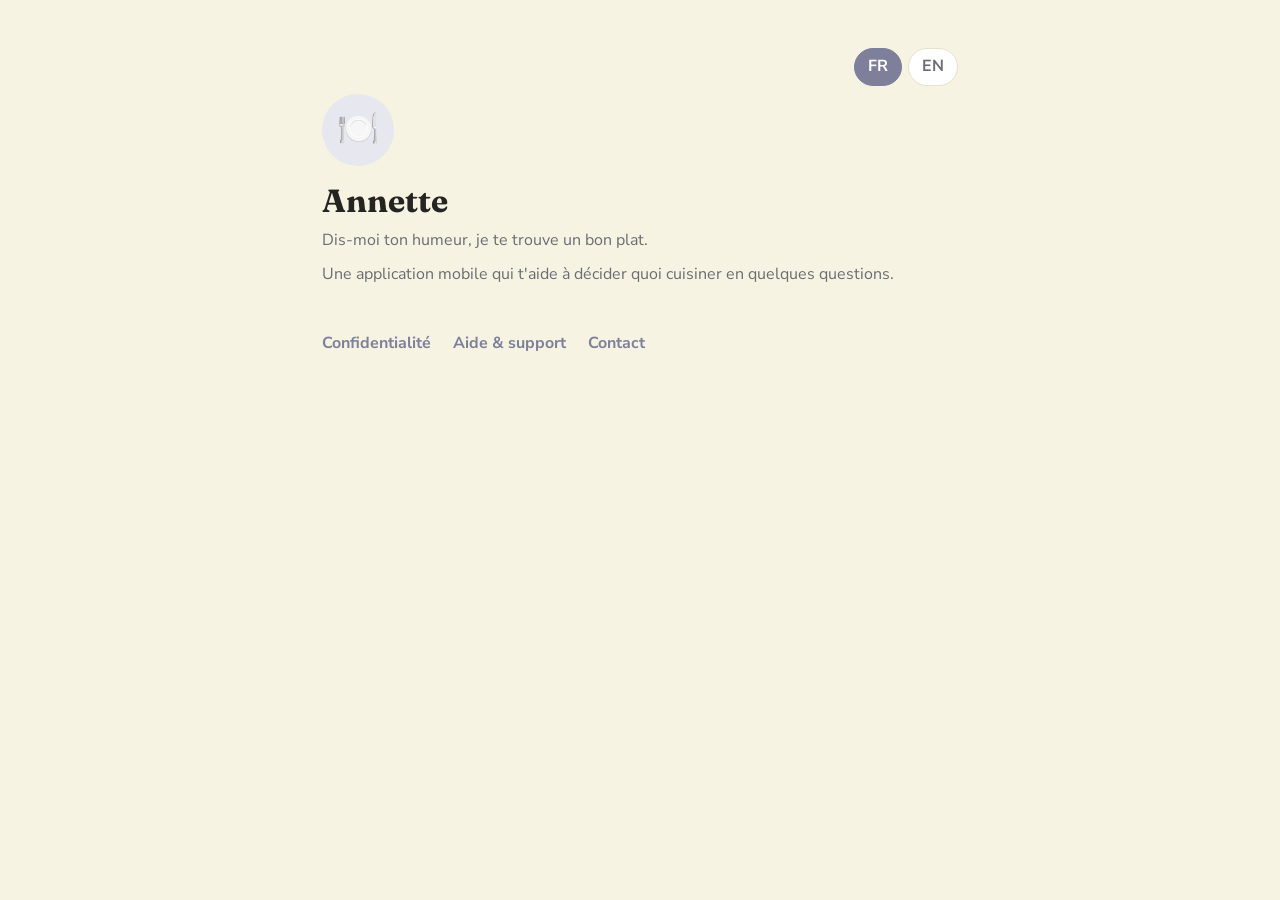
<file: index.html>
<!doctype html>
<html lang="fr">
<head>
  <meta charset="utf-8" />
  <meta name="viewport" content="width=device-width, initial-scale=1" />
  <title>Annette</title>
  <link rel="preconnect" href="https://fonts.googleapis.com" />
  <link rel="preconnect" href="https://fonts.gstatic.com" crossorigin />
  <link href="https://fonts.googleapis.com/css2?family=Fraunces:wght@600;700&family=Nunito+Sans:wght@400;700&display=swap" rel="stylesheet" />
  <link rel="stylesheet" href="style.css" />
</head>
<body>
  <div class="wrap">
    <div class="langtoggle">
      <button data-set="fr" onclick="setLang('fr')">FR</button>
      <button data-set="en" onclick="setLang('en')">EN</button>
    </div>
    <div class="badge">🍽️</div>

    <div data-lang="fr">
      <h1>Annette</h1>
      <p class="tagline">Dis-moi ton humeur, je te trouve un bon plat.</p>
      <p>Une application mobile qui t'aide à décider quoi cuisiner en quelques questions.</p>
      <div class="nav">
        <a href="privacy.html">Confidentialité</a>
        <a href="support.html">Aide &amp; support</a>
        <a href="mailto:genji.games08@gmail.com">Contact</a>
      </div>
    </div>

    <div data-lang="en" hidden>
      <h1>Annette</h1>
      <p class="tagline">Tell me your mood, I'll find you a good dish.</p>
      <p>A mobile app that helps you decide what to cook in a few questions.</p>
      <div class="nav">
        <a href="privacy.html">Privacy</a>
        <a href="support.html">Help &amp; support</a>
        <a href="mailto:genji.games08@gmail.com">Contact</a>
      </div>
    </div>
  </div>
  <script src="lang.js"></script>
</body>
</html>
</file>
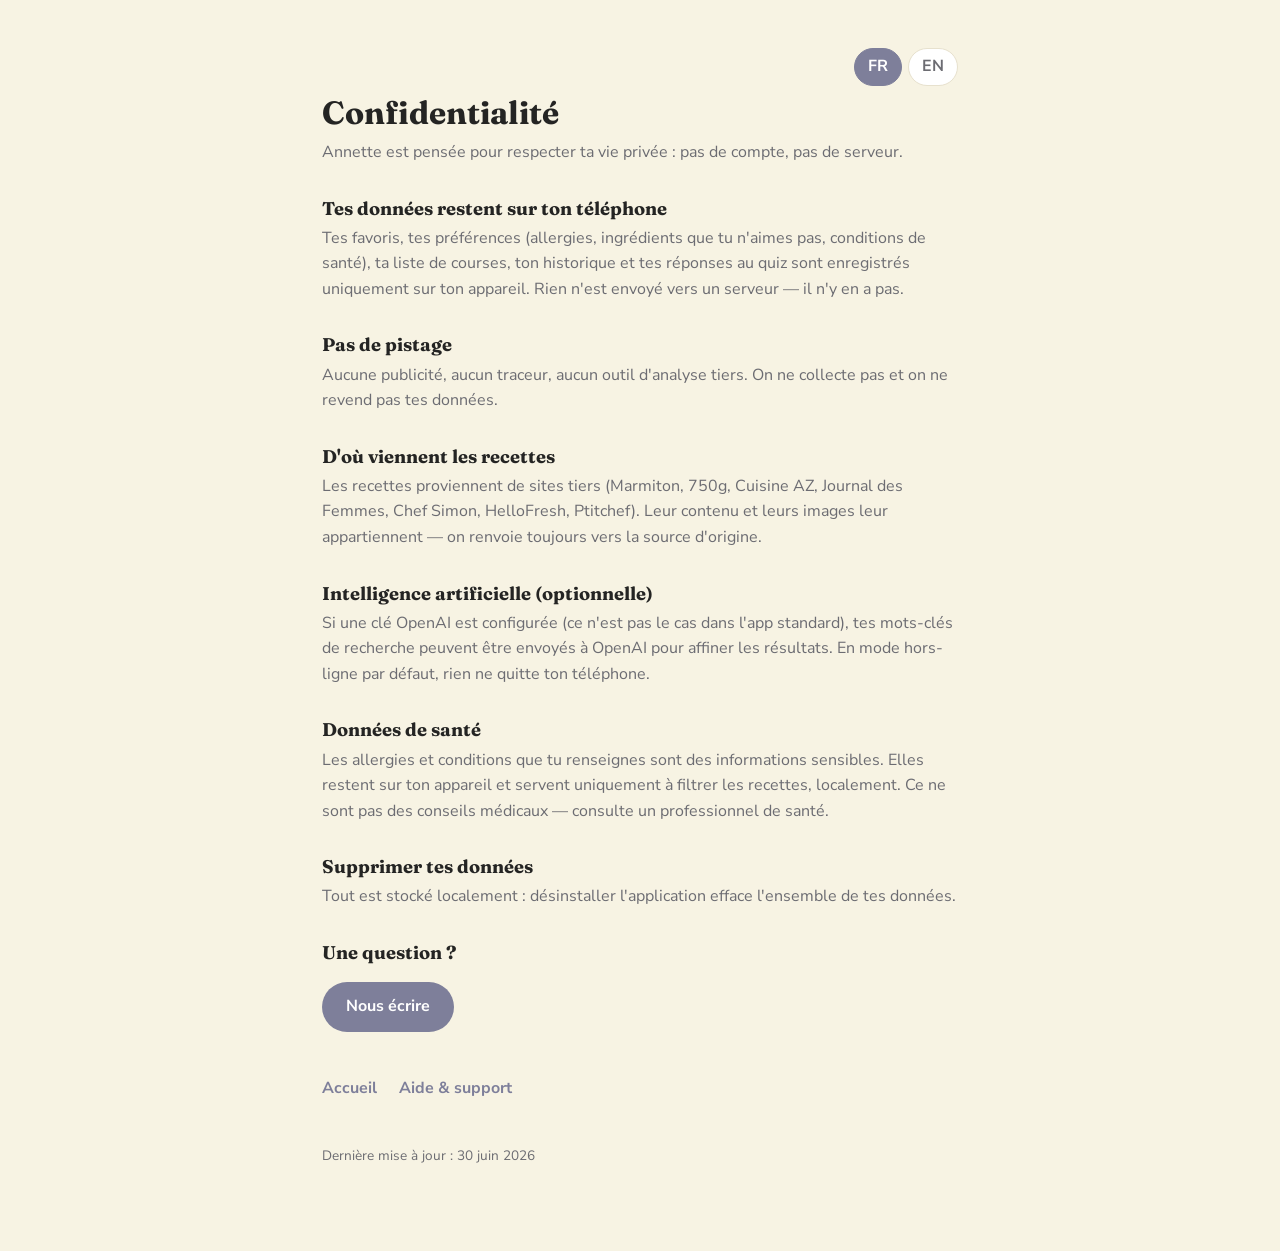
<file: privacy.html>
<!doctype html>
<html lang="fr">
<head>
  <meta charset="utf-8" />
  <meta name="viewport" content="width=device-width, initial-scale=1" />
  <title>Confidentialité — Annette</title>
  <link rel="preconnect" href="https://fonts.googleapis.com" />
  <link rel="preconnect" href="https://fonts.gstatic.com" crossorigin />
  <link href="https://fonts.googleapis.com/css2?family=Fraunces:wght@600;700&family=Nunito+Sans:wght@400;700&display=swap" rel="stylesheet" />
  <link rel="stylesheet" href="style.css" />
</head>
<body>
  <div class="wrap">
    <div class="langtoggle">
      <button data-set="fr" onclick="setLang('fr')">FR</button>
      <button data-set="en" onclick="setLang('en')">EN</button>
    </div>

    <!-- FR -->
    <div data-lang="fr">
      <h1>Confidentialité</h1>
      <p class="tagline">Annette est pensée pour respecter ta vie privée : pas de compte, pas de serveur.</p>

      <h2>Tes données restent sur ton téléphone</h2>
      <p>Tes favoris, tes préférences (allergies, ingrédients que tu n'aimes pas, conditions de santé), ta liste de courses, ton historique et tes réponses au quiz sont enregistrés uniquement sur ton appareil. Rien n'est envoyé vers un serveur — il n'y en a pas.</p>

      <h2>Pas de pistage</h2>
      <p>Aucune publicité, aucun traceur, aucun outil d'analyse tiers. On ne collecte pas et on ne revend pas tes données.</p>

      <h2>D'où viennent les recettes</h2>
      <p>Les recettes proviennent de sites tiers (Marmiton, 750g, Cuisine AZ, Journal des Femmes, Chef Simon, HelloFresh, Ptitchef). Leur contenu et leurs images leur appartiennent — on renvoie toujours vers la source d'origine.</p>

      <h2>Intelligence artificielle (optionnelle)</h2>
      <p>Si une clé OpenAI est configurée (ce n'est pas le cas dans l'app standard), tes mots-clés de recherche peuvent être envoyés à OpenAI pour affiner les résultats. En mode hors-ligne par défaut, rien ne quitte ton téléphone.</p>

      <h2>Données de santé</h2>
      <p>Les allergies et conditions que tu renseignes sont des informations sensibles. Elles restent sur ton appareil et servent uniquement à filtrer les recettes, localement. Ce ne sont pas des conseils médicaux — consulte un professionnel de santé.</p>

      <h2>Supprimer tes données</h2>
      <p>Tout est stocké localement : désinstaller l'application efface l'ensemble de tes données.</p>

      <h2>Une question ?</h2>
      <a class="btn" href="mailto:genji.games08@gmail.com">Nous écrire</a>

      <div class="nav"><a href="index.html">Accueil</a><a href="support.html">Aide &amp; support</a></div>
      <p class="updated">Dernière mise à jour : 30 juin 2026</p>
    </div>

    <!-- EN -->
    <div data-lang="en" hidden>
      <h1>Privacy</h1>
      <p class="tagline">Annette is built to respect your privacy: no account, no server.</p>

      <h2>Your data stays on your phone</h2>
      <p>Your favorites, preferences (allergies, disliked ingredients, health conditions), shopping list, history and quiz answers are stored only on your device. Nothing is sent to a server — there isn't one.</p>

      <h2>No tracking</h2>
      <p>No ads, no trackers, no third-party analytics. We don't collect or sell your data.</p>

      <h2>Where recipes come from</h2>
      <p>Recipes come from third-party sites (Marmiton, 750g, Cuisine AZ, Journal des Femmes, Chef Simon, HelloFresh, Ptitchef). Their content and images belong to them — we always link back to the original source.</p>

      <h2>Artificial intelligence (optional)</h2>
      <p>If an OpenAI key is configured (not the case in the standard app), your search keywords may be sent to OpenAI to refine results. In the default offline mode, nothing leaves your phone.</p>

      <h2>Health data</h2>
      <p>The allergies and conditions you enter are sensitive. They stay on your device and are used only to filter recipes, locally. This is not medical advice — consult a healthcare professional.</p>

      <h2>Deleting your data</h2>
      <p>Everything is stored locally: uninstalling the app erases all your data.</p>

      <h2>A question?</h2>
      <a class="btn" href="mailto:genji.games08@gmail.com">Email us</a>

      <div class="nav"><a href="index.html">Home</a><a href="support.html">Help &amp; support</a></div>
      <p class="updated">Last updated: June 30, 2026</p>
    </div>
  </div>
  <script src="lang.js"></script>
</body>
</html>
</file>
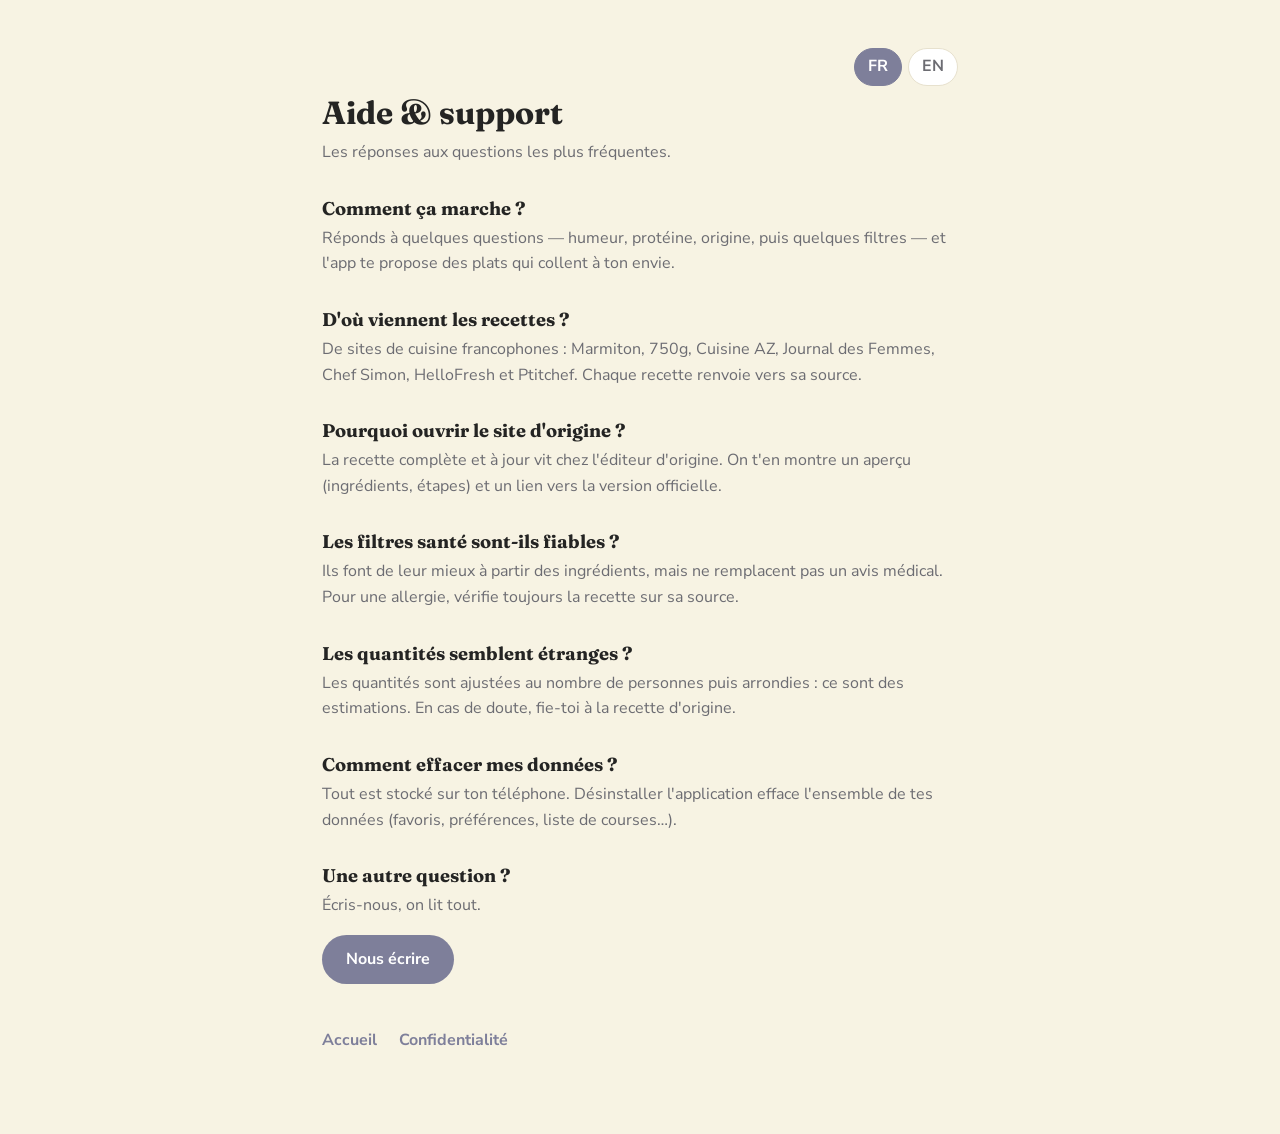
<file: support.html>
<!doctype html>
<html lang="fr">
<head>
  <meta charset="utf-8" />
  <meta name="viewport" content="width=device-width, initial-scale=1" />
  <title>Aide &amp; support — Annette</title>
  <link rel="preconnect" href="https://fonts.googleapis.com" />
  <link rel="preconnect" href="https://fonts.gstatic.com" crossorigin />
  <link href="https://fonts.googleapis.com/css2?family=Fraunces:wght@600;700&family=Nunito+Sans:wght@400;700&display=swap" rel="stylesheet" />
  <link rel="stylesheet" href="style.css" />
</head>
<body>
  <div class="wrap">
    <div class="langtoggle">
      <button data-set="fr" onclick="setLang('fr')">FR</button>
      <button data-set="en" onclick="setLang('en')">EN</button>
    </div>

    <!-- FR -->
    <div data-lang="fr">
      <h1>Aide &amp; support</h1>
      <p class="tagline">Les réponses aux questions les plus fréquentes.</p>

      <h2>Comment ça marche ?</h2>
      <p>Réponds à quelques questions — humeur, protéine, origine, puis quelques filtres — et l'app te propose des plats qui collent à ton envie.</p>

      <h2>D'où viennent les recettes ?</h2>
      <p>De sites de cuisine francophones : Marmiton, 750g, Cuisine AZ, Journal des Femmes, Chef Simon, HelloFresh et Ptitchef. Chaque recette renvoie vers sa source.</p>

      <h2>Pourquoi ouvrir le site d'origine ?</h2>
      <p>La recette complète et à jour vit chez l'éditeur d'origine. On t'en montre un aperçu (ingrédients, étapes) et un lien vers la version officielle.</p>

      <h2>Les filtres santé sont-ils fiables ?</h2>
      <p>Ils font de leur mieux à partir des ingrédients, mais ne remplacent pas un avis médical. Pour une allergie, vérifie toujours la recette sur sa source.</p>

      <h2>Les quantités semblent étranges ?</h2>
      <p>Les quantités sont ajustées au nombre de personnes puis arrondies : ce sont des estimations. En cas de doute, fie-toi à la recette d'origine.</p>

      <h2>Comment effacer mes données ?</h2>
      <p>Tout est stocké sur ton téléphone. Désinstaller l'application efface l'ensemble de tes données (favoris, préférences, liste de courses…).</p>

      <h2>Une autre question ?</h2>
      <p>Écris-nous, on lit tout.</p>
      <a class="btn" href="mailto:genji.games08@gmail.com?subject=Support%20On%20mange%20quoi">Nous écrire</a>

      <div class="nav"><a href="index.html">Accueil</a><a href="privacy.html">Confidentialité</a></div>
    </div>

    <!-- EN -->
    <div data-lang="en" hidden>
      <h1>Help &amp; support</h1>
      <p class="tagline">Answers to the most common questions.</p>

      <h2>How does it work?</h2>
      <p>Answer a few questions — mood, protein, origin, then a few filters — and the app suggests dishes that match your craving.</p>

      <h2>Where do the recipes come from?</h2>
      <p>From French-language cooking sites: Marmiton, 750g, Cuisine AZ, Journal des Femmes, Chef Simon, HelloFresh and Ptitchef. Each recipe links back to its source.</p>

      <h2>Why open the original site?</h2>
      <p>The full, up-to-date recipe lives with the original publisher. We show a preview (ingredients, steps) and a link to the official version.</p>

      <h2>Are the health filters reliable?</h2>
      <p>They do their best from the ingredients, but don't replace medical advice. For an allergy, always check the recipe on its source.</p>

      <h2>The quantities look odd?</h2>
      <p>Quantities are scaled to the number of people and rounded — they're estimates. When in doubt, rely on the original recipe.</p>

      <h2>How do I delete my data?</h2>
      <p>Everything is stored on your phone. Uninstalling the app erases all your data (favorites, preferences, shopping list…).</p>

      <h2>Another question?</h2>
      <p>Write to us, we read everything.</p>
      <a class="btn" href="mailto:genji.games08@gmail.com?subject=Support%20On%20mange%20quoi">Email us</a>

      <div class="nav"><a href="index.html">Home</a><a href="privacy.html">Privacy</a></div>
    </div>
  </div>
  <script src="lang.js"></script>
</body>
</html>
</file>
<file: style.css>
:root {
  --bg: #F7F3E3;
  --ink: #242423;
  --muted: #6C6C72;
  --primary: #7E7F9A;
  --peach: #E7E7EF;
  --border: #E7E1CE;
  --surface: #FFFFFF;
}
* { box-sizing: border-box; }
body {
  margin: 0;
  background: var(--bg);
  color: var(--ink);
  font-family: 'Nunito Sans', system-ui, -apple-system, Segoe UI, Roboto, sans-serif;
  line-height: 1.6;
}
.wrap { max-width: 680px; margin: 0 auto; padding: 48px 22px 80px; }
h1, h2 { font-family: 'Fraunces', Georgia, 'Times New Roman', serif; color: var(--ink); line-height: 1.2; }
h1 { font-size: 2rem; margin: 0 0 8px; }
h2 { font-size: 1.15rem; margin: 32px 0 6px; }
p { color: var(--muted); margin: 0 0 4px; }
a { color: var(--primary); }
.tagline { color: var(--muted); margin: 0 0 8px; }
.badge {
  width: 72px; height: 72px; border-radius: 999px; background: var(--peach);
  display: flex; align-items: center; justify-content: center; font-size: 34px; margin-bottom: 16px;
}
.btn {
  display: inline-block; margin-top: 12px; background: var(--primary); color: #fff;
  text-decoration: none; padding: 12px 24px; border-radius: 999px; font-weight: 700;
}
.nav { margin-top: 44px; display: flex; gap: 22px; flex-wrap: wrap; }
.nav a { font-weight: 700; text-decoration: none; }
.updated { color: var(--muted); font-size: 0.85rem; margin-top: 44px; }
.langtoggle { display: flex; gap: 6px; justify-content: flex-end; margin-bottom: 8px; }
.langtoggle button {
  font: inherit; font-weight: 700; cursor: pointer;
  border: 1px solid var(--border); background: var(--surface); color: var(--muted);
  border-radius: 999px; padding: 5px 13px;
}
.langtoggle button.active { background: var(--primary); color: #fff; border-color: var(--primary); }
</file>
